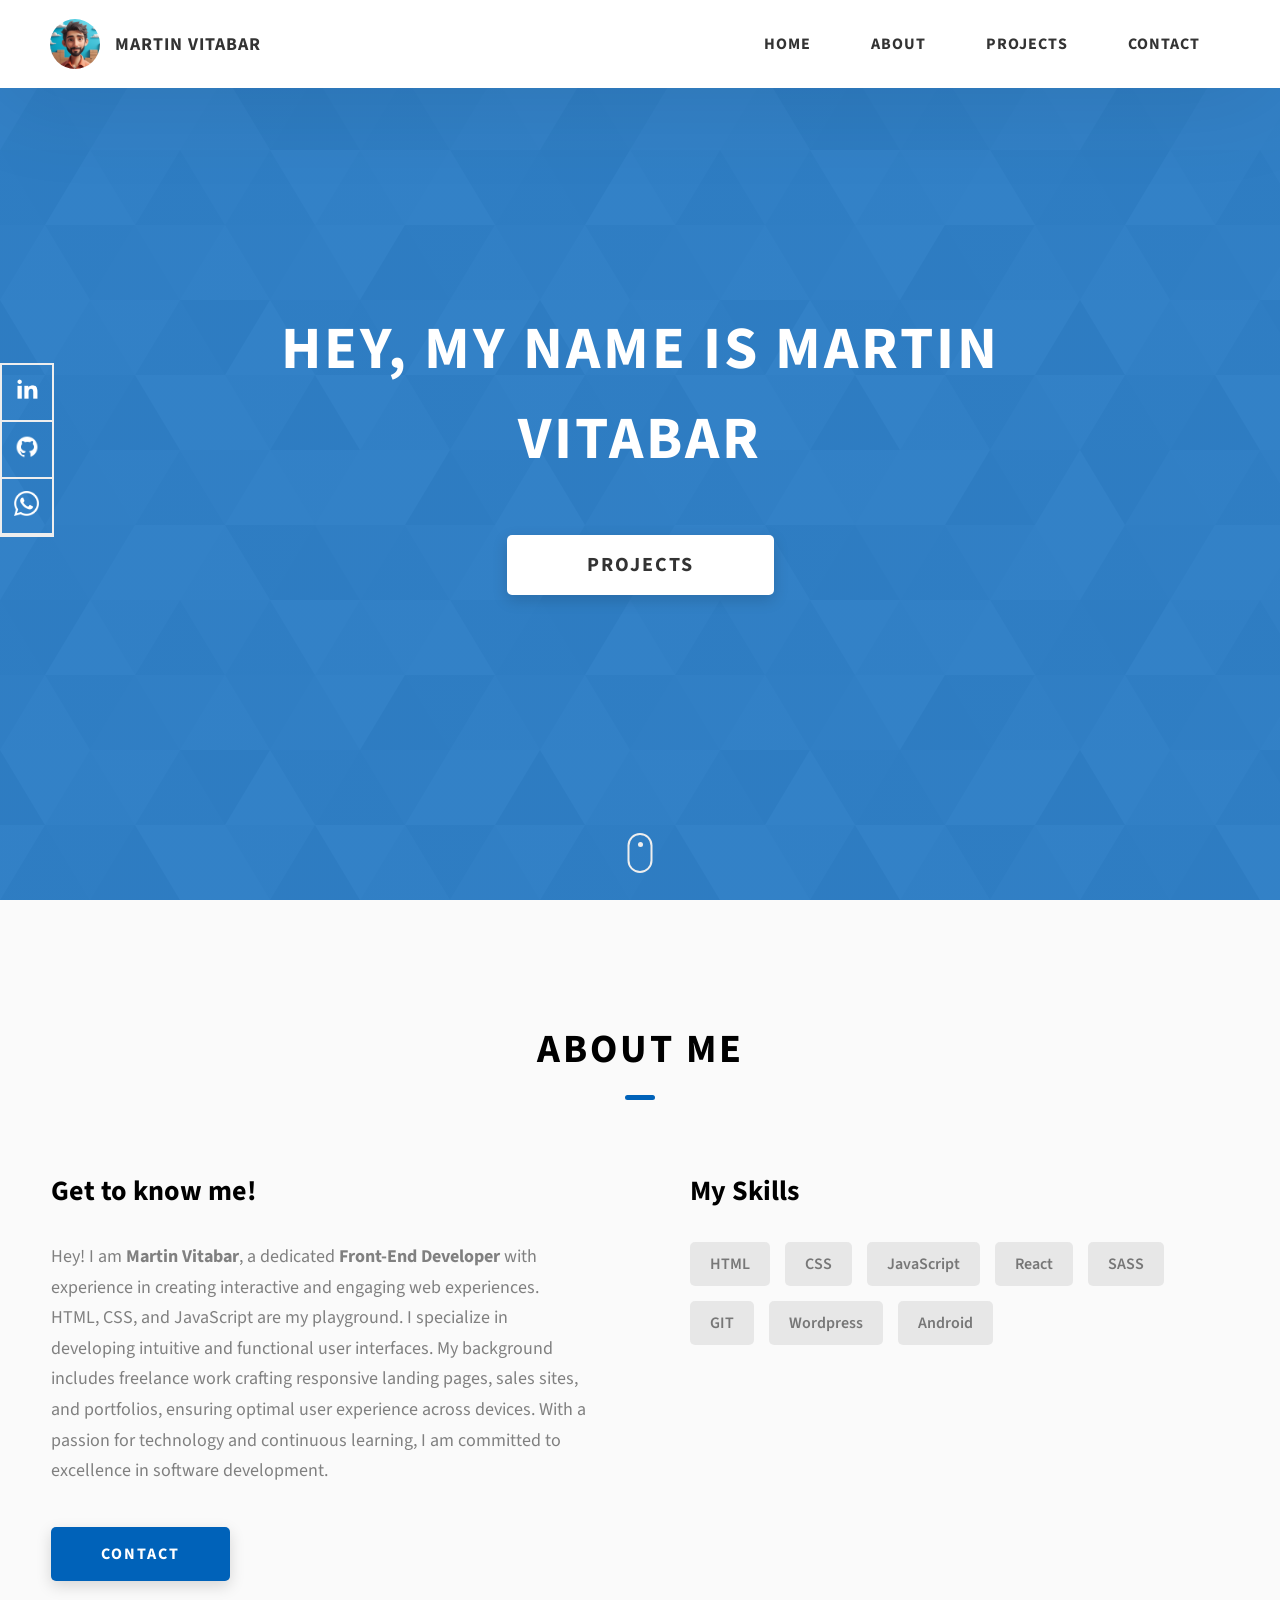
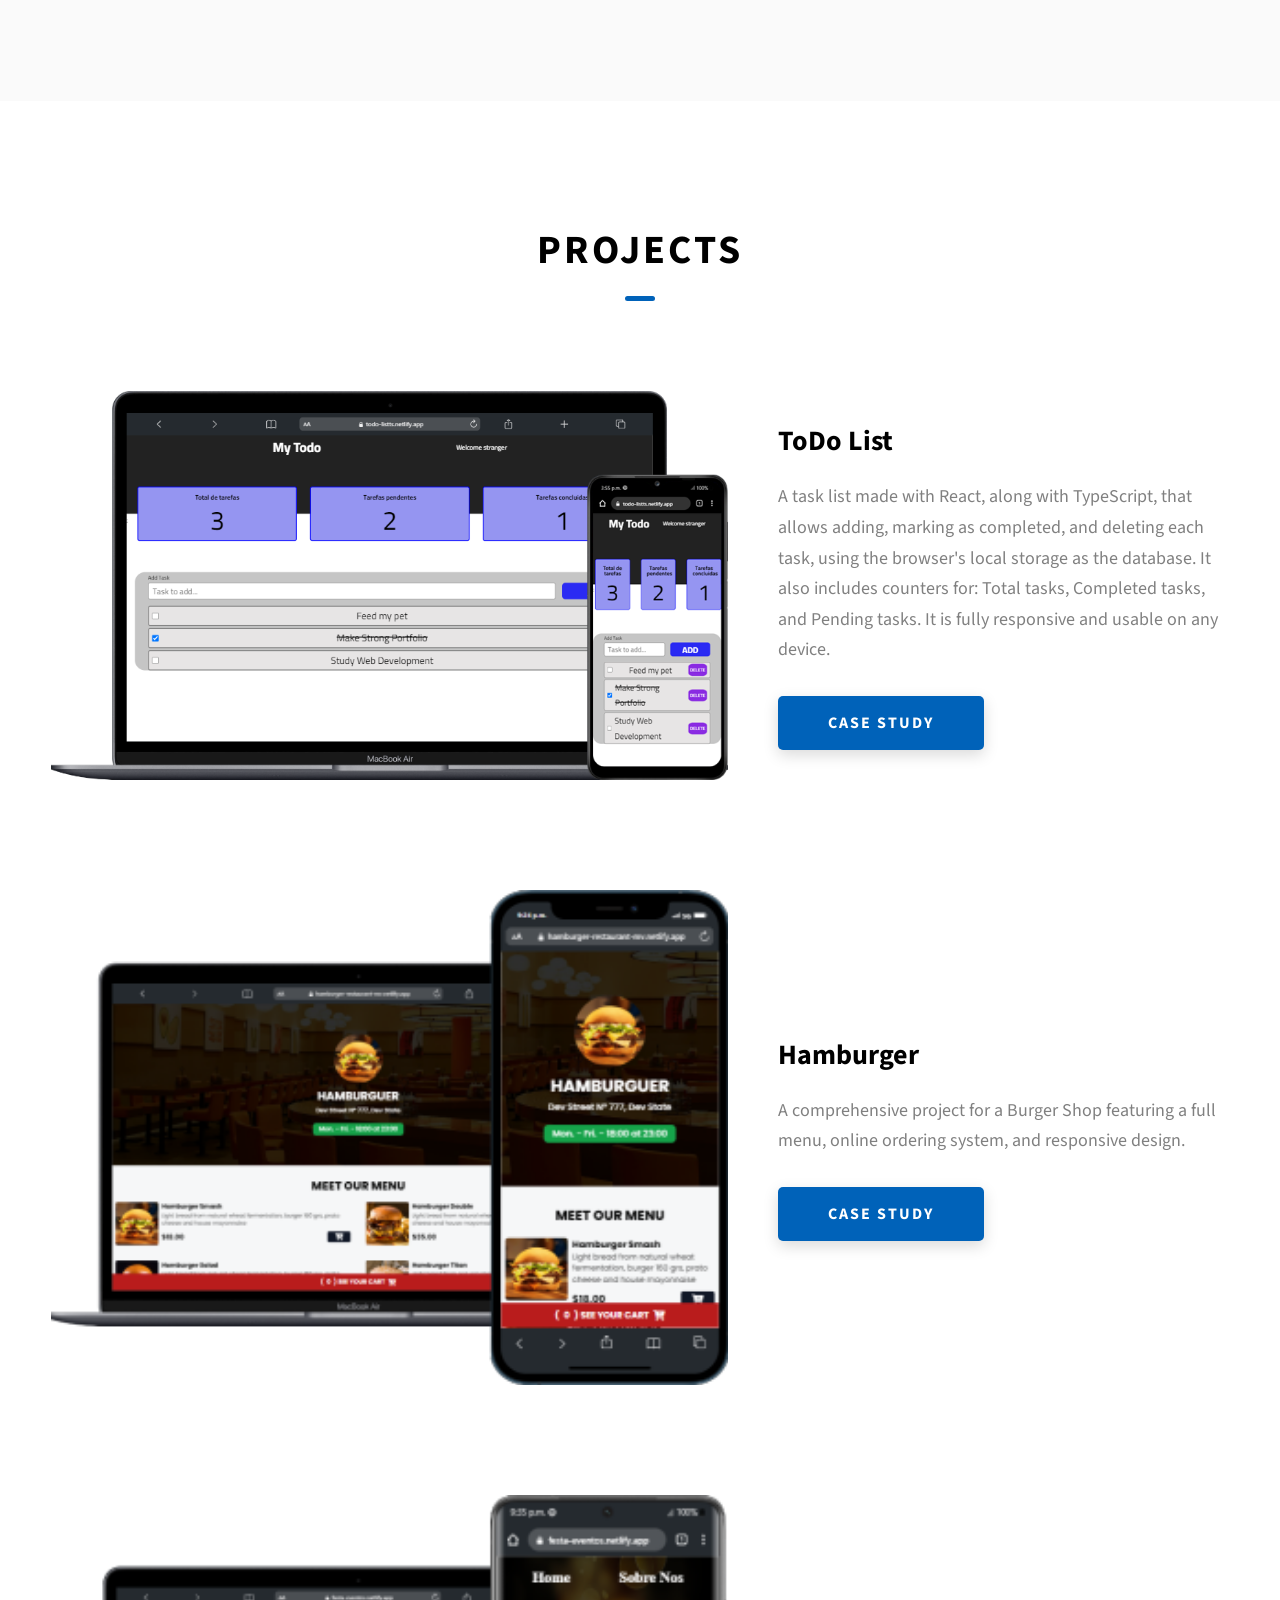
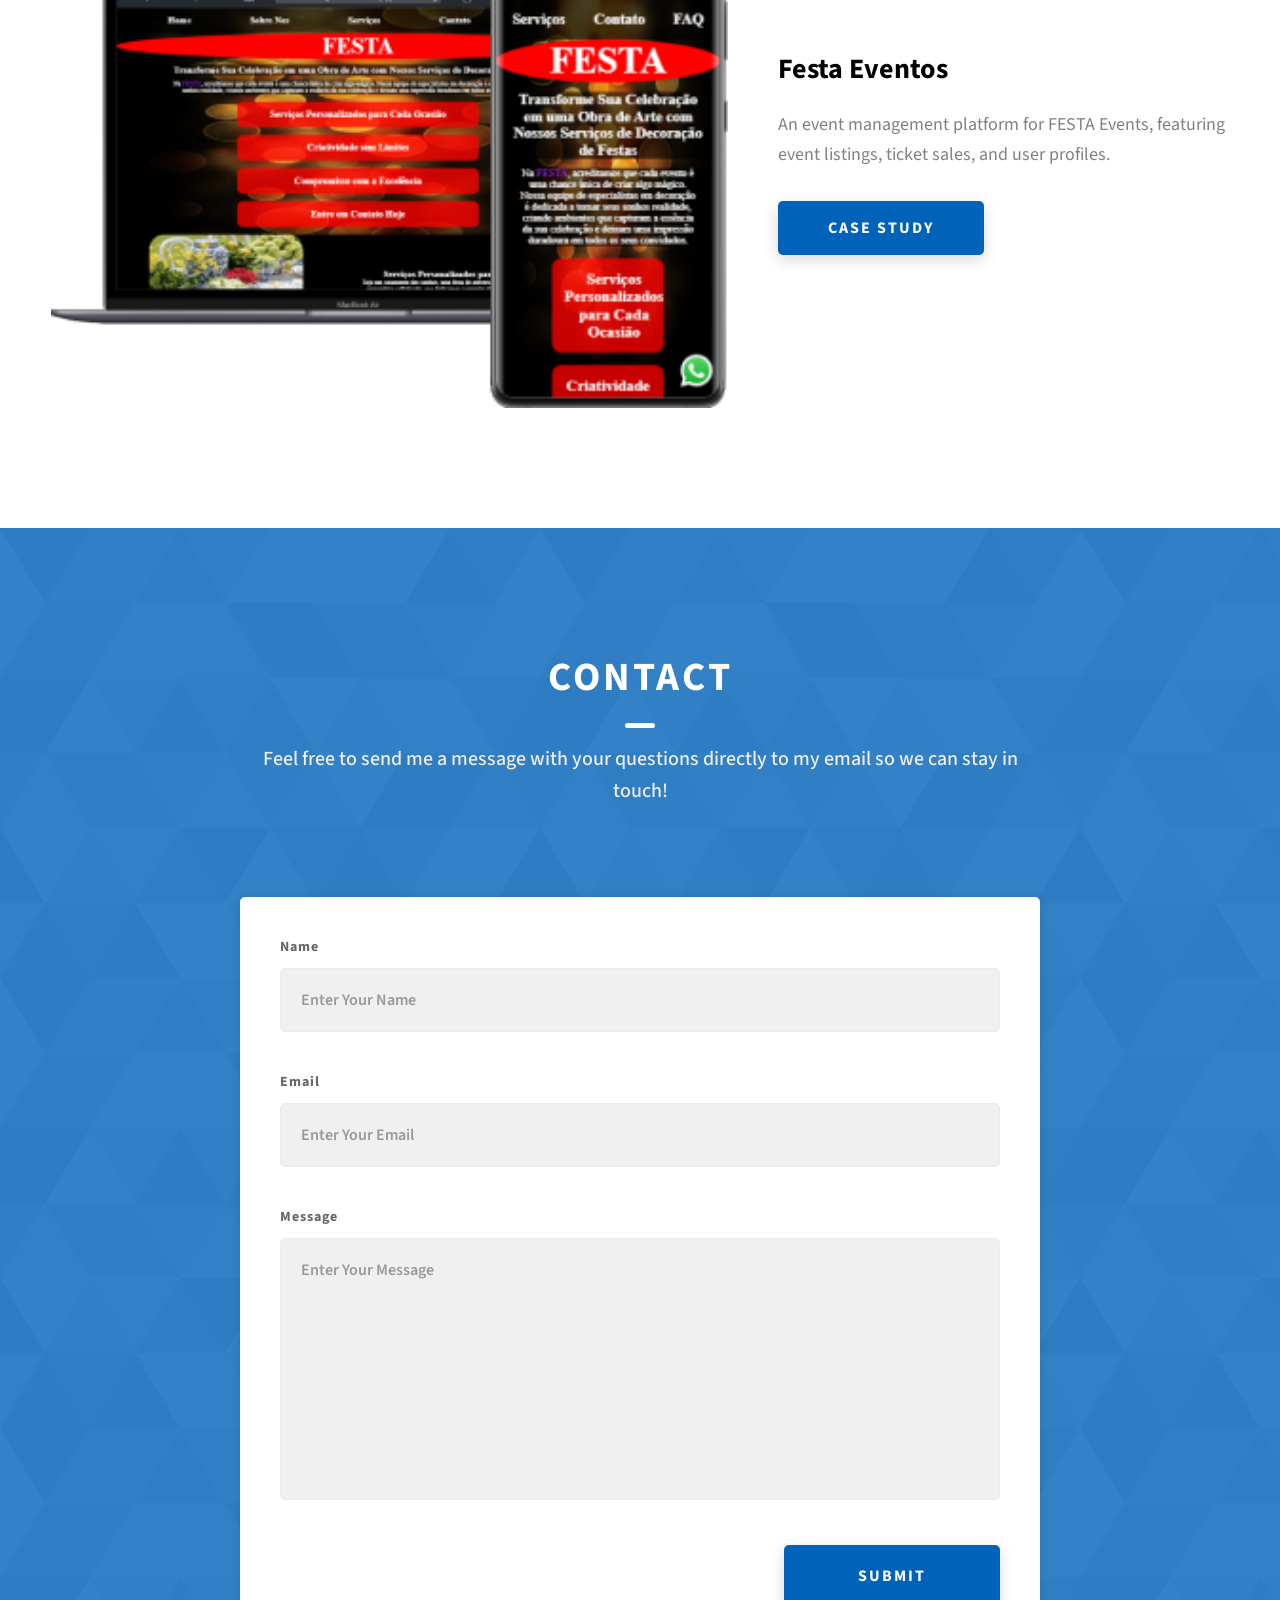
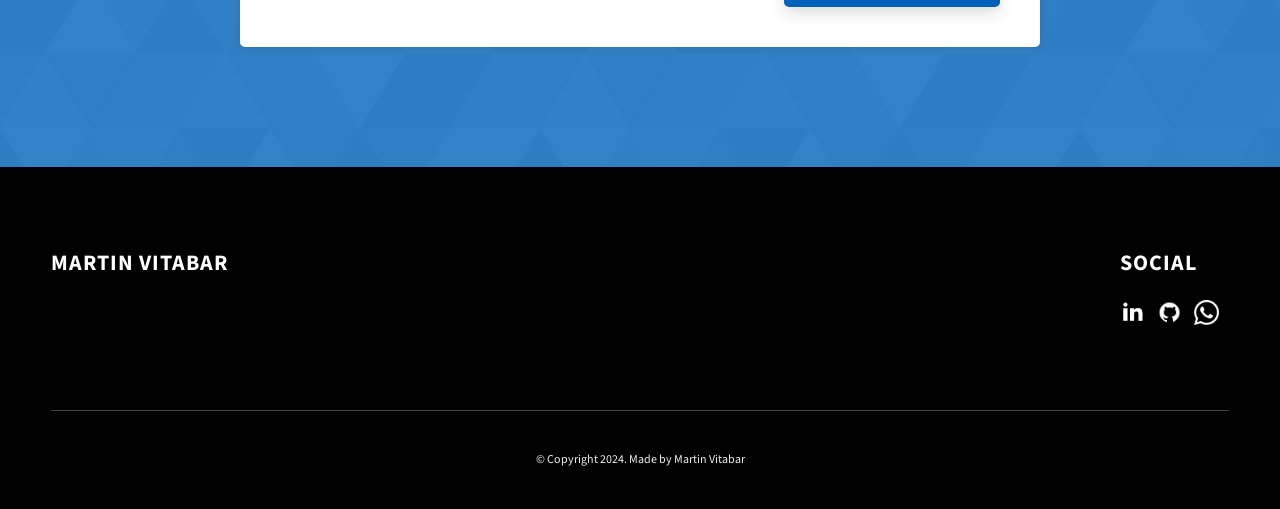
<file: index.html>
<!DOCTYPE html>
<html lang="en">
  <head>
    <meta charset="UTF-8" />
    <meta name="viewport" content="width=device-width, initial-scale=1.0" />
    <meta http-equiv="X-UA-Compatible" content="ie=edge" />
    <title>MyPortfolio</title>
    <meta name="description" content="My personal portfolio" />

    <link rel="stylesheet" href="css/style.css" />

    <link rel="preconnect" href="https://fonts.googleapis.com" />
    <link rel="preconnect" href="https://fonts.gstatic.com" crossorigin />
    <link
      href="https://fonts.googleapis.com/css2?family=Source+Sans+Pro:wght@400;600;700;900&display=swap"
      rel="stylesheet"
    />
  </head>
  <body>
    <header class="header">
      <div class="header__content">
        <div class="header__logo-container">
          <div class="header__logo-img-cont">
            <img
              src="./assets/jpeg/dev.jpg"
              alt="Ram Maheshwari Logo Image"
              class="header__logo-img"
            />
          </div>
          <span class="header__logo-sub">Martin Vitabar</span>
        </div>
        <div class="header__main">
          <ul class="header__links">
            <li class="header__link-wrapper">
              <a href="./index.html" class="header__link"> Home </a>
            </li>
            <li class="header__link-wrapper">
              <a href="./index.html#about" class="header__link">About </a>
            </li>
            <li class="header__link-wrapper">
              <a href="./index.html#projects" class="header__link">
                Projects
              </a>
            </li>
            <li class="header__link-wrapper">
              <a href="./index.html#contact" class="header__link"> Contact </a>
            </li>
          </ul>
          <div class="header__main-ham-menu-cont">
            <img
              src="./assets/svg/ham-menu.svg"
              alt="hamburger menu"
              class="header__main-ham-menu"
            />
            <img
              src="./assets/svg/ham-menu-close.svg"
              alt="hamburger menu close"
              class="header__main-ham-menu-close d-none"
            />
          </div>
        </div>
      </div>
      <div class="header__sm-menu">
        <div class="header__sm-menu-content">
          <ul class="header__sm-menu-links">
            <li class="header__sm-menu-link">
              <a href="./index.html"> Home </a>
            </li>

            <li class="header__sm-menu-link">
              <a href="./index.html#about"> About </a>
            </li>

            <li class="header__sm-menu-link">
              <a href="./index.html#projects"> Projects </a>
            </li>

            <li class="header__sm-menu-link">
              <a href="./index.html#contact"> Contact </a>
            </li>
          </ul>
        </div>
      </div>
    </header>
    <section class="home-hero">
      <div class="home-hero__content">
        <h1 class="heading-primary">Hey, My name is Martin Vitabar</h1>
        <div class="home-hero__info"></div>
        <div class="home-hero__cta">
          <a href="./#projects" class="btn btn--bg">Projects</a>
        </div>
      </div>
      <div class="home-hero__socials">
        <div class="home-hero__social">
          <a
            href="https://www.linkedin.com/in/martin-vitabar/"
            target="_blank"
            class="home-hero__social-icon-link"
          >
            <img
              src="./assets/png/linkedin-ico.png"
              alt="icon"
              class="home-hero__social-icon"
            />
          </a>
        </div>
        <div class="home-hero__social">
          <a
            href="https://github.com/MVitabar"
            target="_blank"
            class="home-hero__social-icon-link"
          >
            <img
              src="./assets/png/github-ico.png"
              alt="icon"
              class="home-hero__social-icon"
            />
          </a>
        </div>
        <div class="home-hero__social">
          <a
            href="https://wa.me/5553999202033"
            target="_blank"
            class="home-hero__social-icon-link"
          >
            <img
              class="main-footer__icon"
              src="./assets/png/whatsapp.png"
              alt="icon"
            />
          </a>
        </div>
      </div>
      <div class="home-hero__mouse-scroll-cont">
        <div class="mouse"></div>
      </div>
    </section>
    <section id="about" class="about sec-pad">
      <div class="main-container">
        <h2 class="heading heading-sec heading-sec__mb-med">
          <span class="heading-sec__main">About Me</span>
        </h2>
        <div class="about__content">
          <div class="about__content-main">
            <h3 class="about__content-title">Get to know me!</h3>
            <div class="about__content-details">
              <p class="about__content-details-para">
                Hey! I am <strong>Martin Vitabar</strong>, a dedicated
                <strong>Front-End Developer</strong> with experience in creating
                interactive and engaging web experiences. HTML, CSS, and
                JavaScript are my playground. I specialize in developing
                intuitive and functional user interfaces. My background includes
                freelance work crafting responsive landing pages, sales sites,
                and portfolios, ensuring optimal user experience across devices.
                With a passion for technology and continuous learning, I am
                committed to excellence in software development.
              </p>
            </div>
            <a href="./#contact" class="btn btn--med btn--theme dynamicBgClr"
              >Contact</a
            >
          </div>
          <div class="about__content-skills">
            <h3 class="about__content-title">My Skills</h3>
            <div class="skills">
              <div class="skills__skill">HTML</div>
              <div class="skills__skill">CSS</div>
              <div class="skills__skill">JavaScript</div>
              <div class="skills__skill">React</div>
              <div class="skills__skill">SASS</div>
              <div class="skills__skill">GIT</div>
              <div class="skills__skill">Wordpress</div>
              <div class="skills__skill">Android</div>
            </div>
          </div>
        </div>
      </div>
    </section>
    <section id="projects" class="projects sec-pad">
      <div class="main-container">
        <h2 class="heading heading-sec heading-sec__mb-bg">
          <span class="heading-sec__main">Projects</span>
        </h2>

        <div class="projects__content">
          <div class="projects__row">
            <div class="projects__row-img-cont">
              <img
                src="./assets/png/Macbook-Air-todo-listts.netlify.png"
                alt="Software Screenshot"
                class="projects__row-img"
                loading="lazy"
              />
            </div>
            <div class="projects__row-content">
              <h3 class="projects__row-content-title">ToDo List</h3>
              <p class="projects__row-content-desc">
                A task list made with React, along with TypeScript, that allows
                adding, marking as completed, and deleting each task, using the
                browser's local storage as the database. It also includes
                counters for: Total tasks, Completed tasks, and Pending tasks.
                It is fully responsive and usable on any device.
              </p>
              <a
                href="./project-1.html"
                class="btn btn--med btn--theme dynamicBgClr"
                target="_blank"
                >Case Study</a
              >
            </div>
          </div>
          <div class="projects__row">
            <div class="projects__row-img-cont">
              <img
                src="./assets/png/mock1.png"
                alt="Software Screenshot"
                class="projects__row-img"
                loading="lazy"
              />
            </div>
            <div class="projects__row-content">
              <h3 class="projects__row-content-title">Hamburger</h3>
              <p class="projects__row-content-desc">
                A comprehensive project for a Burger Shop featuring a full menu,
                online ordering system, and responsive design.
              </p>
              <a
                href="./project-2.html"
                class="btn btn--med btn--theme dynamicBgClr"
                target="_blank"
                >Case Study</a
              >
            </div>
          </div>
          <div class="projects__row">
            <div class="projects__row-img-cont">
              <img
                src="./assets/png/mock3.png"
                alt="Software Screenshot"
                class="projects__row-img"
                loading="lazy"
              />
            </div>
            <div class="projects__row-content">
              <h3 class="projects__row-content-title">Festa Eventos</h3>
              <p class="projects__row-content-desc">
                An event management platform for FESTA Events, featuring event
                listings, ticket sales, and user profiles.
              </p>
              <a
                href="./project-3.html"
                class="btn btn--med btn--theme dynamicBgClr"
                target="_blank"
                >Case Study</a
              >
            </div>
          </div>
        </div>
      </div>
    </section>
    <section id="contact" class="contact sec-pad dynamicBg">
      <div class="main-container">
        <h2 class="heading heading-sec heading-sec__mb-med">
          <span class="heading-sec__main heading-sec__main--lt">Contact</span>
          <span class="heading-sec__sub heading-sec__sub--lt">
            Feel free to send me a message with your questions directly to my
            email so we can stay in touch!
          </span>
        </h2>
        <div class="contact__form-container">
          <form action="#" class="contact__form" id="whatsappForm">
            <div class="contact__form-field">
              <label class="contact__form-label" for="name">Name</label>
              <input
                required
                placeholder="Enter Your Name"
                type="text"
                class="contact__form-input"
                name="name"
                id="name"
              />
            </div>
            <div class="contact__form-field">
              <label class="contact__form-label" for="email">Email</label>
              <input
                required
                placeholder="Enter Your Email"
                type="email"
                class="contact__form-input"
                name="email"
                id="email"
              />
            </div>
            <div class="contact__form-field">
              <label class="contact__form-label" for="message">Message</label>
              <textarea
                required
                cols="30"
                rows="10"
                class="contact__form-input"
                placeholder="Enter Your Message"
                name="message"
                id="message"
              ></textarea>
            </div>
            <button type="submit" class="btn btn--theme contact__btn">
              Submit
            </button>
          </form>

          <script>
            document
              .getElementById("whatsappForm")
              .addEventListener("submit", function (event) {
                event.preventDefault(); // Prevent the form from submitting in the traditional way

                // Get the values from the form
                const name = document.getElementById("name").value;
                const email = document.getElementById("email").value;
                const message = document.getElementById("message").value;

                // Construct the WhatsApp message URL
                const whatsappNumber = "5553999202033"; // Replace with your WhatsApp number
                const whatsappURL = `https://api.whatsapp.com/send?phone=${whatsappNumber}&text=Name:%20${encodeURIComponent(
                  name
                )}%0AEmail:%20${encodeURIComponent(
                  email
                )}%0AMessage:%20${encodeURIComponent(message)}`;

                // Redirect to the WhatsApp URL
                window.open(whatsappURL, "_blank");
              });
          </script>
        </div>
      </div>
    </section>
    <footer class="main-footer">
      <div class="main-container">
        <div class="main-footer__upper">
          <div class="main-footer__row main-footer__row-1">
            <h2 class="heading heading-sm main-footer__heading-sm">
              <span>Social</span>
            </h2>
            <div class="main-footer__social-cont">
              <a
                target="_blank"
                rel="noreferrer"
                href="https://www.linkedin.com/in/martin-vitabar/"
              >
                <img
                  class="main-footer__icon"
                  src="./assets/png/linkedin-ico.png"
                  alt="icon"
                />
              </a>
              <a
                target="_blank"
                rel="noreferrer"
                href="https://github.com/MVitabar"
              >
                <img
                  class="main-footer__icon"
                  src="./assets/png/github-ico.png"
                  alt="icon"
                />
              </a>
              <a
                rel="noreferrer"
                href="https://wa.me/5553999202033"
                target="_blank"
              >
                <img
                  class="main-footer__icon"
                  src="./assets/png/whatsapp.png"
                  alt="icon"
                />
              </a>
            </div>
          </div>
          <div class="main-footer__row main-footer__row-2">
            <h4 class="heading heading-sm text-lt">Martin Vitabar</h4>
          </div>
        </div>

        <div class="main-footer__lower">
          &copy; Copyright 2024. Made by Martin Vitabar
        </div>
      </div>
    </footer>

    <script src="./index.js"></script>
  </body>
</html>
</file>
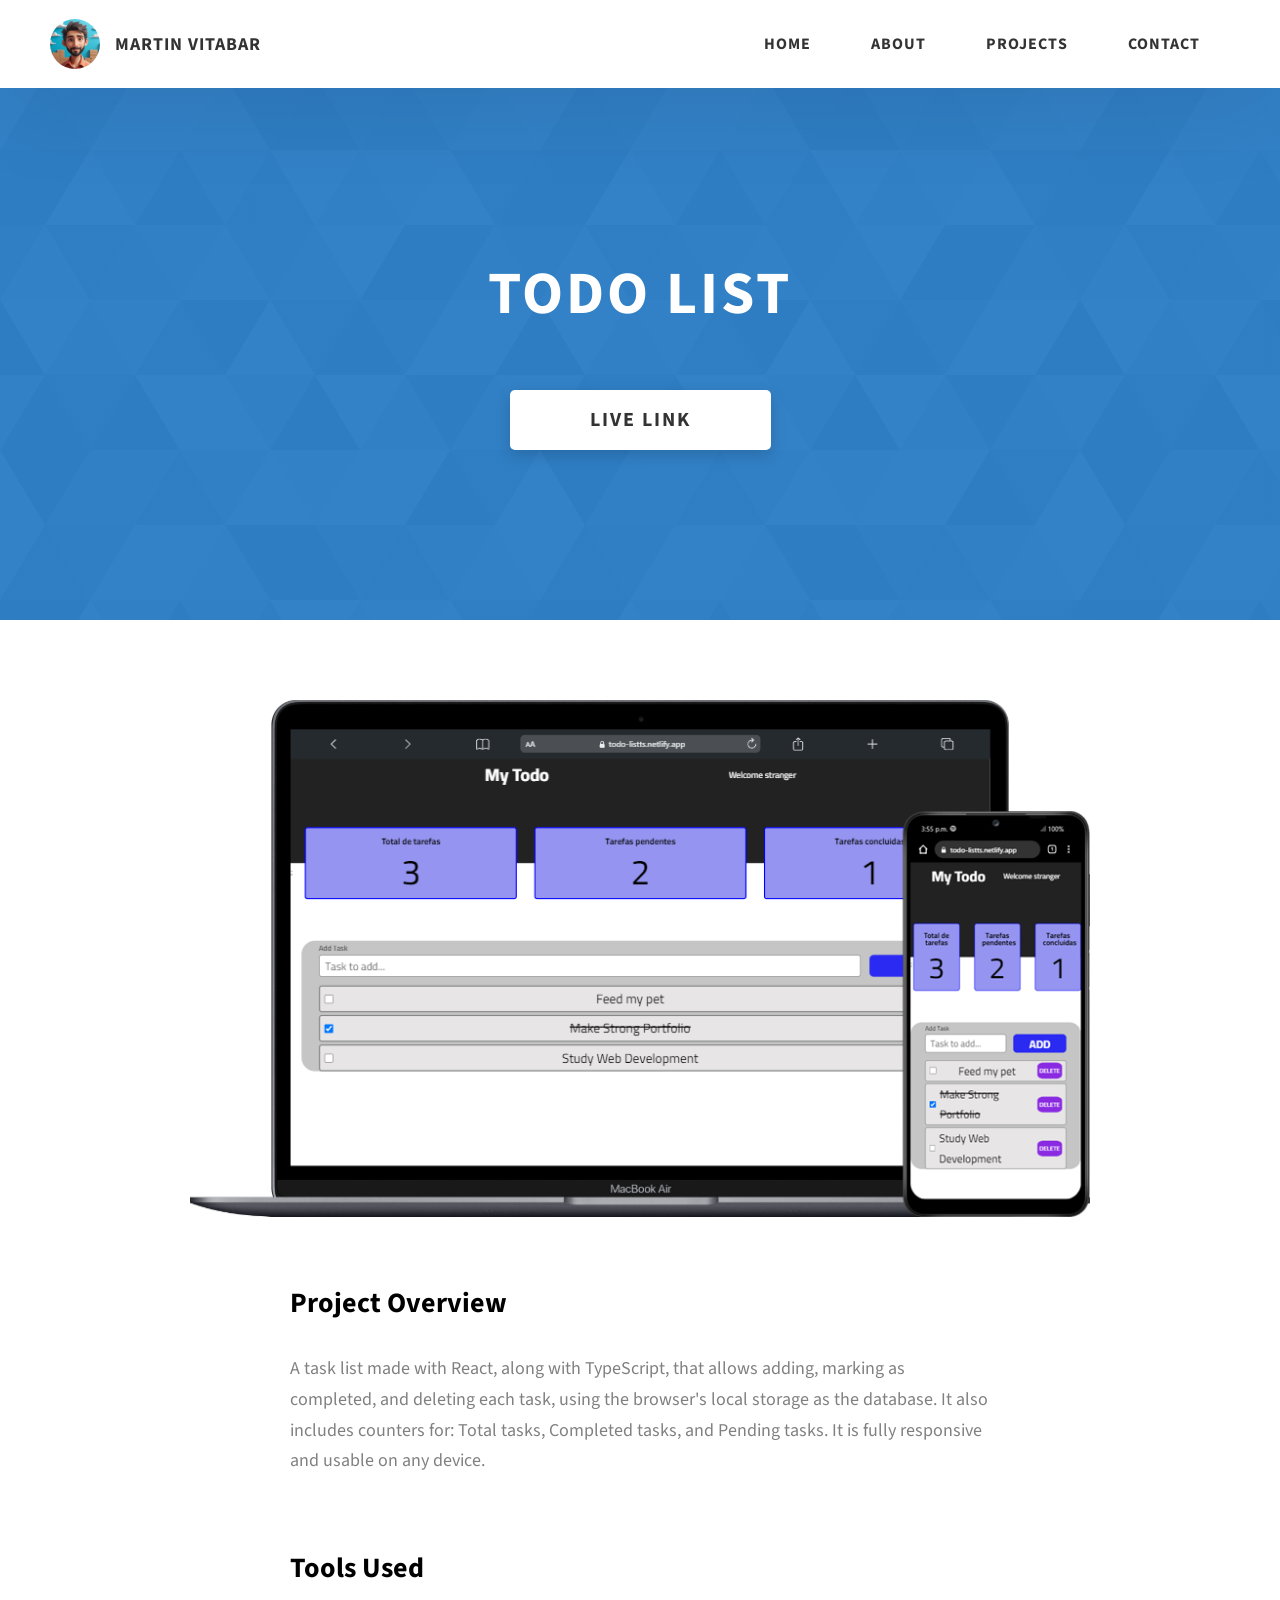
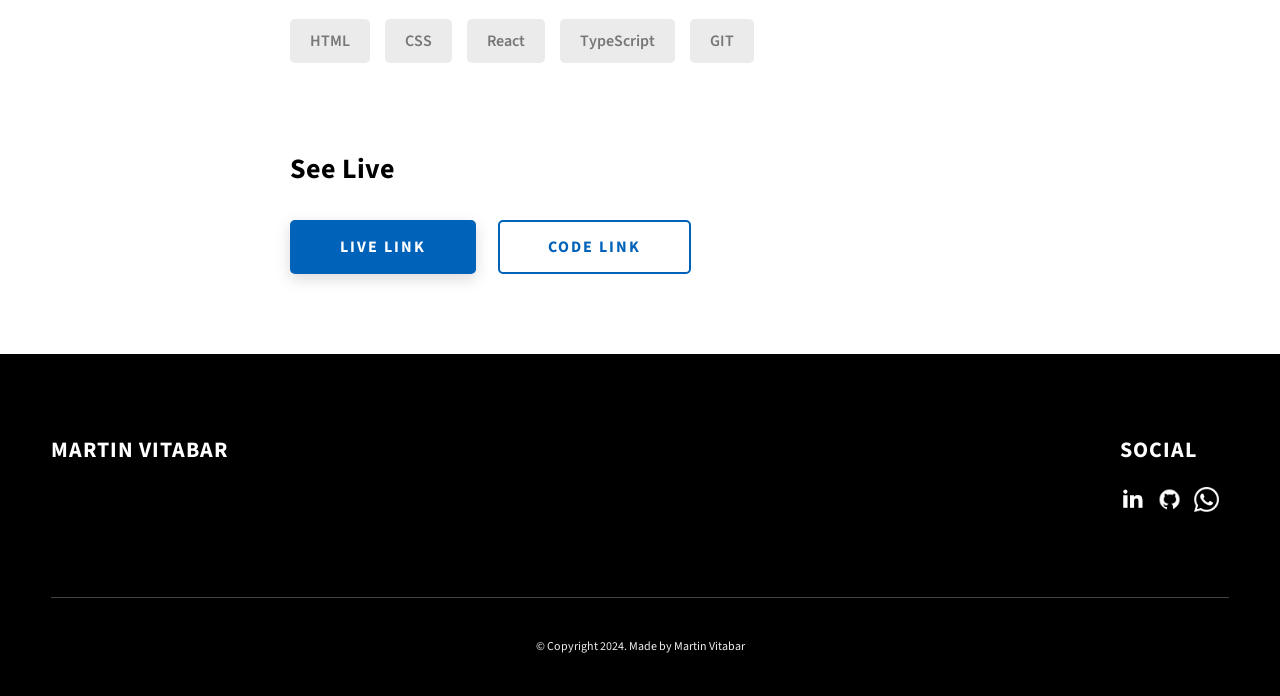
<file: project-1.html>
<!DOCTYPE html>
<html lang="en">
  <head>
    <meta charset="UTF-8" />
    <meta name="viewport" content="width=device-width, initial-scale=1.0" />
    <meta http-equiv="X-UA-Compatible" content="ie=edge" />
    <title>Case Study of Project 1</title>
    <meta name="description" content="Case study page of Project" />

    <link rel="stylesheet" href="css/style.css" />

    <link rel="preconnect" href="https://fonts.googleapis.com" />
    <link rel="preconnect" href="https://fonts.gstatic.com" crossorigin />
    <link
      href="https://fonts.googleapis.com/css2?family=Source+Sans+Pro:wght@400;600;700;900&display=swap"
      rel="stylesheet"
    />
  </head>
  <body>
    <header class="header">
      <div class="header__content">
        <div class="header__logo-container">
          <div class="header__logo-img-cont">
            <img
              src="./assets/jpeg/dev.jpg"
              alt="Martin Logo Image"
              class="header__logo-img"
            />
          </div>
          <span class="header__logo-sub">Martin Vitabar</span>
        </div>
        <div class="header__main">
          <ul class="header__links">
            <li class="header__link-wrapper">
              <a href="./index.html" class="header__link"> Home </a>
            </li>
            <li class="header__link-wrapper">
              <a href="./index.html#about" class="header__link">About </a>
            </li>
            <li class="header__link-wrapper">
              <a href="./index.html#projects" class="header__link">
                Projects
              </a>
            </li>
            <li class="header__link-wrapper">
              <a href="./index.html#contact" class="header__link"> Contact </a>
            </li>
          </ul>
          <div class="header__main-ham-menu-cont">
            <img
              src="./assets/svg/ham-menu.svg"
              alt="hamburger menu"
              class="header__main-ham-menu"
            />
            <img
              src="./assets/svg/ham-menu-close.svg"
              alt="hamburger menu close"
              class="header__main-ham-menu-close d-none"
            />
          </div>
        </div>
      </div>
      <div class="header__sm-menu">
        <div class="header__sm-menu-content">
          <ul class="header__sm-menu-links">
            <li class="header__sm-menu-link">
              <a href="./index.html"> Home </a>
            </li>

            <li class="header__sm-menu-link">
              <a href="./index.html#about"> About </a>
            </li>

            <li class="header__sm-menu-link">
              <a href="./index.html#projects"> Projects </a>
            </li>

            <li class="header__sm-menu-link">
              <a href="./index.html#contact"> Contact </a>
            </li>
          </ul>
        </div>
      </div>
    </header>
    <section class="project-cs-hero">
      <div class="project-cs-hero__content">
        <h1 class="heading-primary">ToDo List</h1>

        <div class="project-cs-hero__cta">
          <a
            href="https://todo-listts.netlify.app/"
            class="btn btn--bg"
            target="_blank"
            >Live Link</a
          >
        </div>
      </div>
    </section>
    <section class="project-details">
      <div class="main-container">
        <div class="project-details__content">
          <div class="project-details__showcase-img-cont">
            <img
              src="./assets/png/Macbook-Air-todo-listts.netlify.png"
              alt="Project Image"
              class="project-details__showcase-img"
            />
          </div>
          <div class="project-details__content-main">
            <div class="project-details__desc">
              <h3 class="project-details__content-title">Project Overview</h3>
              <p class="project-details__desc-para">
                A task list made with React, along with TypeScript, that allows
                adding, marking as completed, and deleting each task, using the
                browser's local storage as the database. It also includes
                counters for: Total tasks, Completed tasks, and Pending tasks.
                It is fully responsive and usable on any device.
              </p>
            </div>
            <div class="project-details__tools-used">
              <h3 class="project-details__content-title">Tools Used</h3>
              <div class="skills">
                <div class="skills__skill">HTML</div>
                <div class="skills__skill">CSS</div>
                <div class="skills__skill">React</div>
                <div class="skills__skill">TypeScript</div>
                <div class="skills__skill">GIT</div>
              </div>
            </div>
            <div class="project-details__links">
              <h3 class="project-details__content-title">See Live</h3>
              <a
                href="https://todo-listts.netlify.app/"
                class="btn btn--med btn--theme project-details__links-btn"
                target="_blank"
                >Live Link</a
              >
              <a
                href="https://github.com/MVitabar/todo-list"
                class="btn btn--med btn--theme-inv project-details__links-btn"
                target="_blank"
                >Code Link</a
              >
            </div>
          </div>
        </div>
      </div>
    </section>
    <footer class="main-footer">
      <div class="main-container">
        <div class="main-footer__upper">
          <div class="main-footer__row main-footer__row-1">
            <h2 class="heading heading-sm main-footer__heading-sm">
              <span>Social</span>
            </h2>
            <div class="main-footer__social-cont">
              <a
                target="_blank"
                rel="noreferrer"
                href="https://www.linkedin.com/in/martin-vitabar/"
              >
                <img
                  class="main-footer__icon"
                  src="./assets/png/linkedin-ico.png"
                  alt="icon"
                />
              </a>
              <a
                target="_blank"
                rel="noreferrer"
                href="https://github.com/MVitabar"
              >
                <img
                  class="main-footer__icon"
                  src="./assets/png/github-ico.png"
                  alt="icon"
                />
              </a>
              <a
                rel="noreferrer"
                href="https://wa.me/5553999202033"
                target="_blank"
              >
                <img
                  class="main-footer__icon"
                  src="./assets/png/whatsapp.png"
                  alt="icon"
                />
              </a>
            </div>
          </div>
          <div class="main-footer__row main-footer__row-2">
            <h4 class="heading heading-sm text-lt">Martin Vitabar</h4>
          </div>
        </div>

        <div class="main-footer__lower">
          &copy; Copyright 2024. Made by Martin Vitabar
        </div>
      </div>
    </footer>
    <script src="./index.js"></script>
  </body>
</html>
</file>
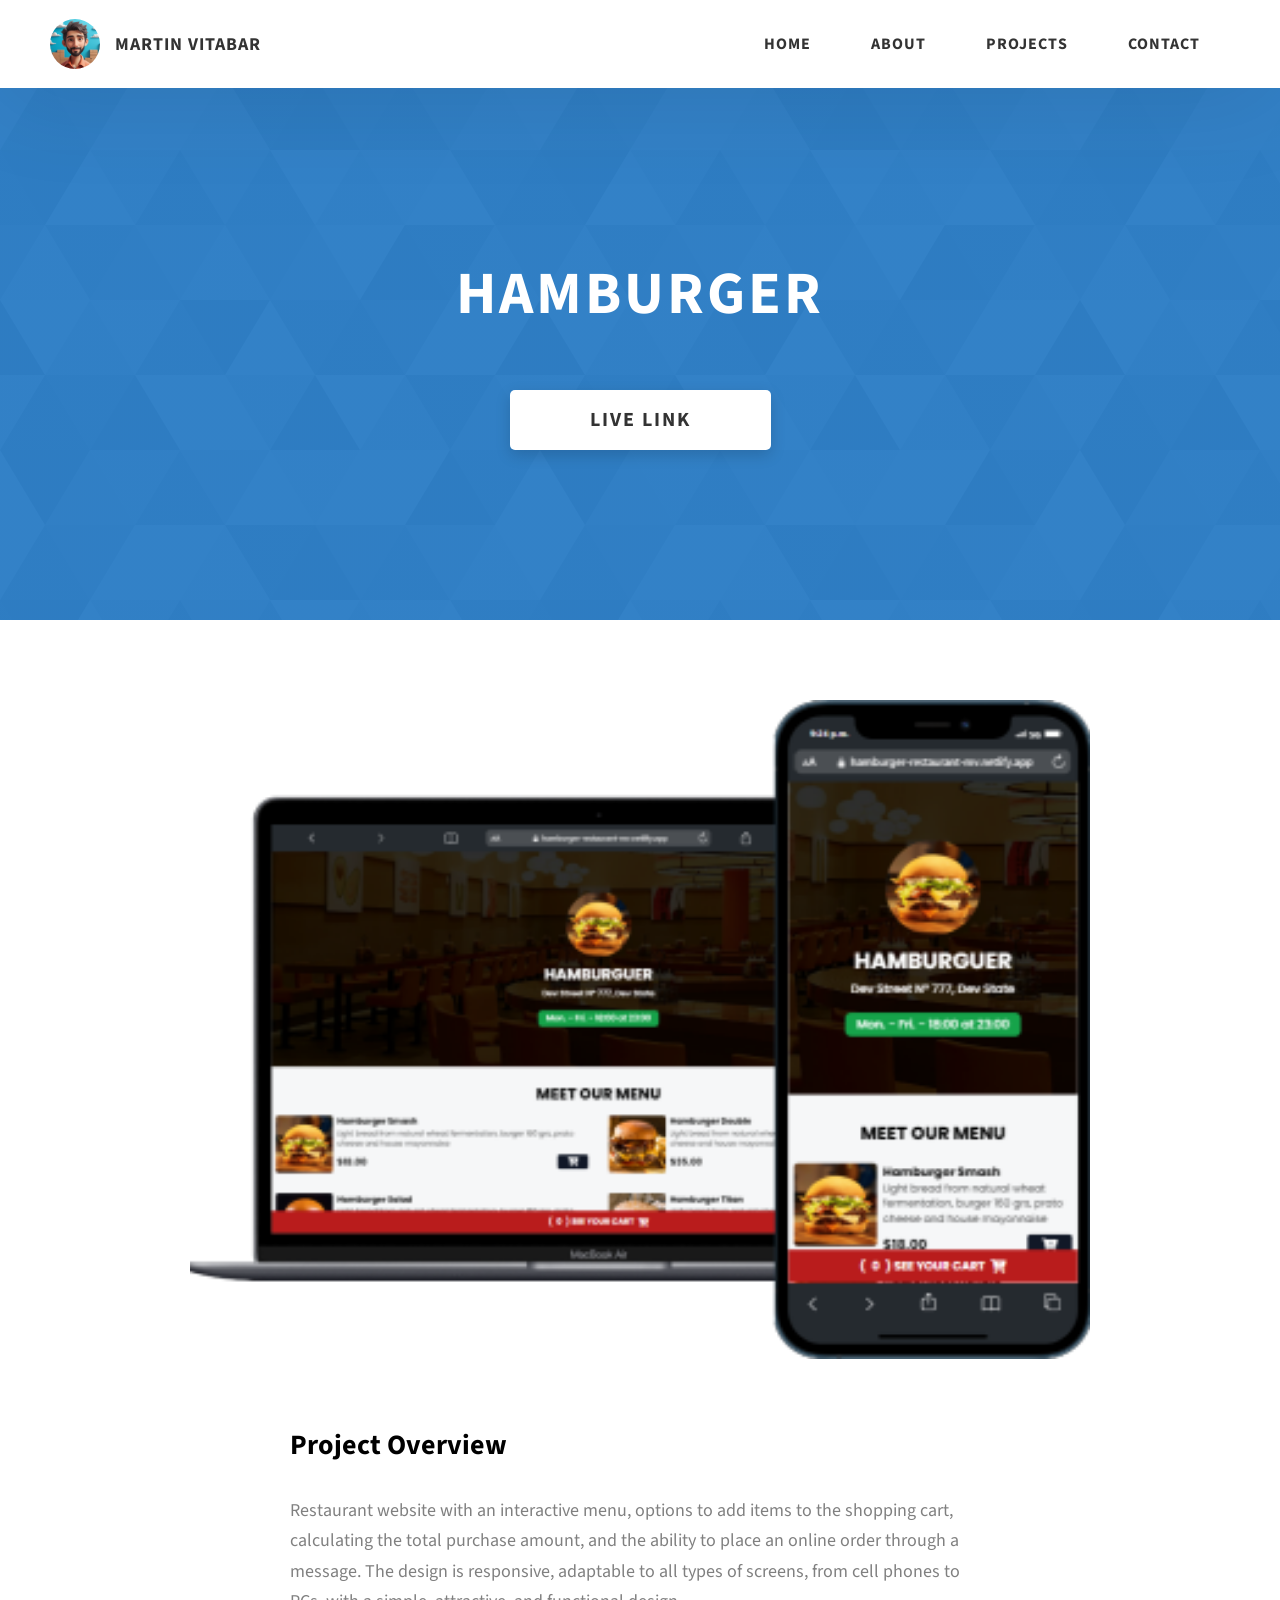
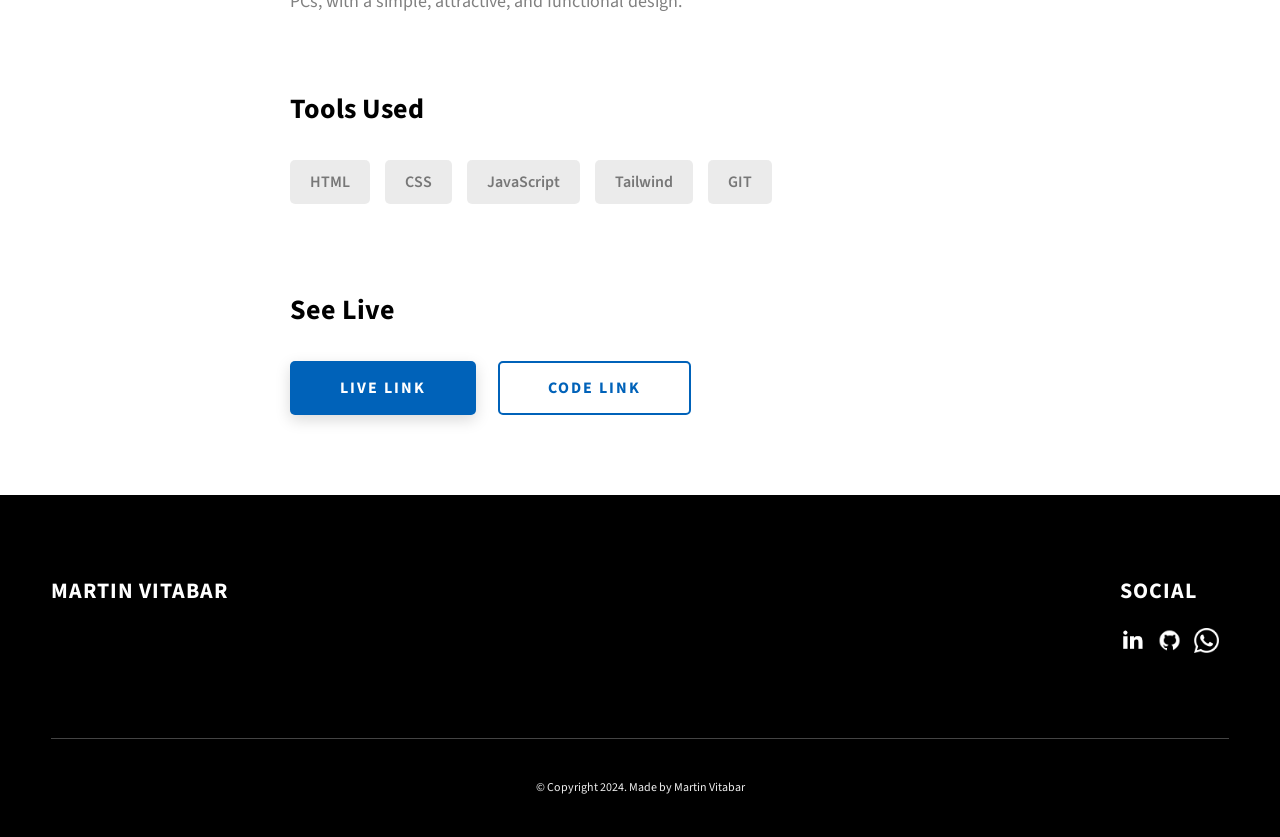
<file: project-2.html>
<!DOCTYPE html>
<html lang="en">
  <head>
    <meta charset="UTF-8" />
    <meta name="viewport" content="width=device-width, initial-scale=1.0" />
    <meta http-equiv="X-UA-Compatible" content="ie=edge" />
    <title>Case Study of Project 2</title>
    <meta name="description" content="Case study page of Project" />

    <link rel="stylesheet" href="css/style.css" />

    <link rel="preconnect" href="https://fonts.googleapis.com" />
    <link rel="preconnect" href="https://fonts.gstatic.com" crossorigin />
    <link
      href="https://fonts.googleapis.com/css2?family=Source+Sans+Pro:wght@400;600;700;900&display=swap"
      rel="stylesheet"
    />
  </head>
  <body>
    <header class="header">
      <div class="header__content">
        <div class="header__logo-container">
          <div class="header__logo-img-cont">
            <img
              src="./assets/jpeg/dev.jpg"
              alt="Martin Logo Image"
              class="header__logo-img"
            />
          </div>
          <span class="header__logo-sub">Martin Vitabar</span>
        </div>
        <div class="header__main">
          <ul class="header__links">
            <li class="header__link-wrapper">
              <a href="./index.html" class="header__link"> Home </a>
            </li>
            <li class="header__link-wrapper">
              <a href="./index.html#about" class="header__link">About </a>
            </li>
            <li class="header__link-wrapper">
              <a href="./index.html#projects" class="header__link">
                Projects
              </a>
            </li>
            <li class="header__link-wrapper">
              <a href="./index.html#contact" class="header__link"> Contact </a>
            </li>
          </ul>
          <div class="header__main-ham-menu-cont">
            <img
              src="./assets/svg/ham-menu.svg"
              alt="hamburger menu"
              class="header__main-ham-menu"
            />
            <img
              src="./assets/svg/ham-menu-close.svg"
              alt="hamburger menu close"
              class="header__main-ham-menu-close d-none"
            />
          </div>
        </div>
      </div>
      <div class="header__sm-menu">
        <div class="header__sm-menu-content">
          <ul class="header__sm-menu-links">
            <li class="header__sm-menu-link">
              <a href="./index.html"> Home </a>
            </li>

            <li class="header__sm-menu-link">
              <a href="./index.html#about"> About </a>
            </li>

            <li class="header__sm-menu-link">
              <a href="./index.html#projects"> Projects </a>
            </li>

            <li class="header__sm-menu-link">
              <a href="./index.html#contact"> Contact </a>
            </li>
          </ul>
        </div>
      </div>
    </header>
    <section class="project-cs-hero">
      <div class="project-cs-hero__content">
        <h1 class="heading-primary">Hamburger</h1>

        <div class="project-cs-hero__cta">
          <a
            href="https://hamburger-restaurant-mv.netlify.app/"
            class="btn btn--bg"
            target="_blank"
            >Live Link</a
          >
        </div>
      </div>
    </section>
    <section class="project-details">
      <div class="main-container">
        <div class="project-details__content">
          <div class="project-details__showcase-img-cont">
            <img
              src="./assets/png/mock1.png"
              alt="Project Image"
              class="project-details__showcase-img"
            />
          </div>
          <div class="project-details__content-main">
            <div class="project-details__desc">
              <h3 class="project-details__content-title">Project Overview</h3>
              <p class="project-details__desc-para">
                Restaurant website with an interactive menu, options to add
                items to the shopping cart, calculating the total purchase
                amount, and the ability to place an online order through a
                message. The design is responsive, adaptable to all types of
                screens, from cell phones to PCs, with a simple, attractive, and
                functional design.
              </p>
            </div>
            <div class="project-details__tools-used">
              <h3 class="project-details__content-title">Tools Used</h3>
              <div class="skills">
                <div class="skills__skill">HTML</div>
                <div class="skills__skill">CSS</div>
                <div class="skills__skill">JavaScript</div>
                <div class="skills__skill">Tailwind</div>
                <div class="skills__skill">GIT</div>
              </div>
            </div>
            <div class="project-details__links">
              <h3 class="project-details__content-title">See Live</h3>
              <a
                href="https://hamburger-restaurant-mv.netlify.app/"
                class="btn btn--med btn--theme project-details__links-btn"
                target="_blank"
                >Live Link</a
              >
              <a
                href="https://github.com/MVitabar/HAMBURGUER-WEB"
                class="btn btn--med btn--theme-inv project-details__links-btn"
                target="_blank"
                >Code Link</a
              >
            </div>
          </div>
        </div>
      </div>
    </section>
    <footer class="main-footer">
      <div class="main-container">
        <div class="main-footer__upper">
          <div class="main-footer__row main-footer__row-1">
            <h2 class="heading heading-sm main-footer__heading-sm">
              <span>Social</span>
            </h2>
            <div class="main-footer__social-cont">
              <a
                target="_blank"
                rel="noreferrer"
                href="https://www.linkedin.com/in/martin-vitabar/"
              >
                <img
                  class="main-footer__icon"
                  src="./assets/png/linkedin-ico.png"
                  alt="icon"
                />
              </a>
              <a
                target="_blank"
                rel="noreferrer"
                href="https://github.com/MVitabar"
              >
                <img
                  class="main-footer__icon"
                  src="./assets/png/github-ico.png"
                  alt="icon"
                />
              </a>
              <a
                rel="noreferrer"
                href="https://wa.me/5553999202033"
                target="_blank"
              >
                <img
                  class="main-footer__icon"
                  src="./assets/png/whatsapp.png"
                  alt="icon"
                />
              </a>
            </div>
          </div>
          <div class="main-footer__row main-footer__row-2">
            <h4 class="heading heading-sm text-lt">Martin Vitabar</h4>
          </div>
        </div>

        <div class="main-footer__lower">
          &copy; Copyright 2024. Made by Martin Vitabar
        </div>
      </div>
    </footer>
    <script src="./index.js"></script>
  </body>
</html>
</file>
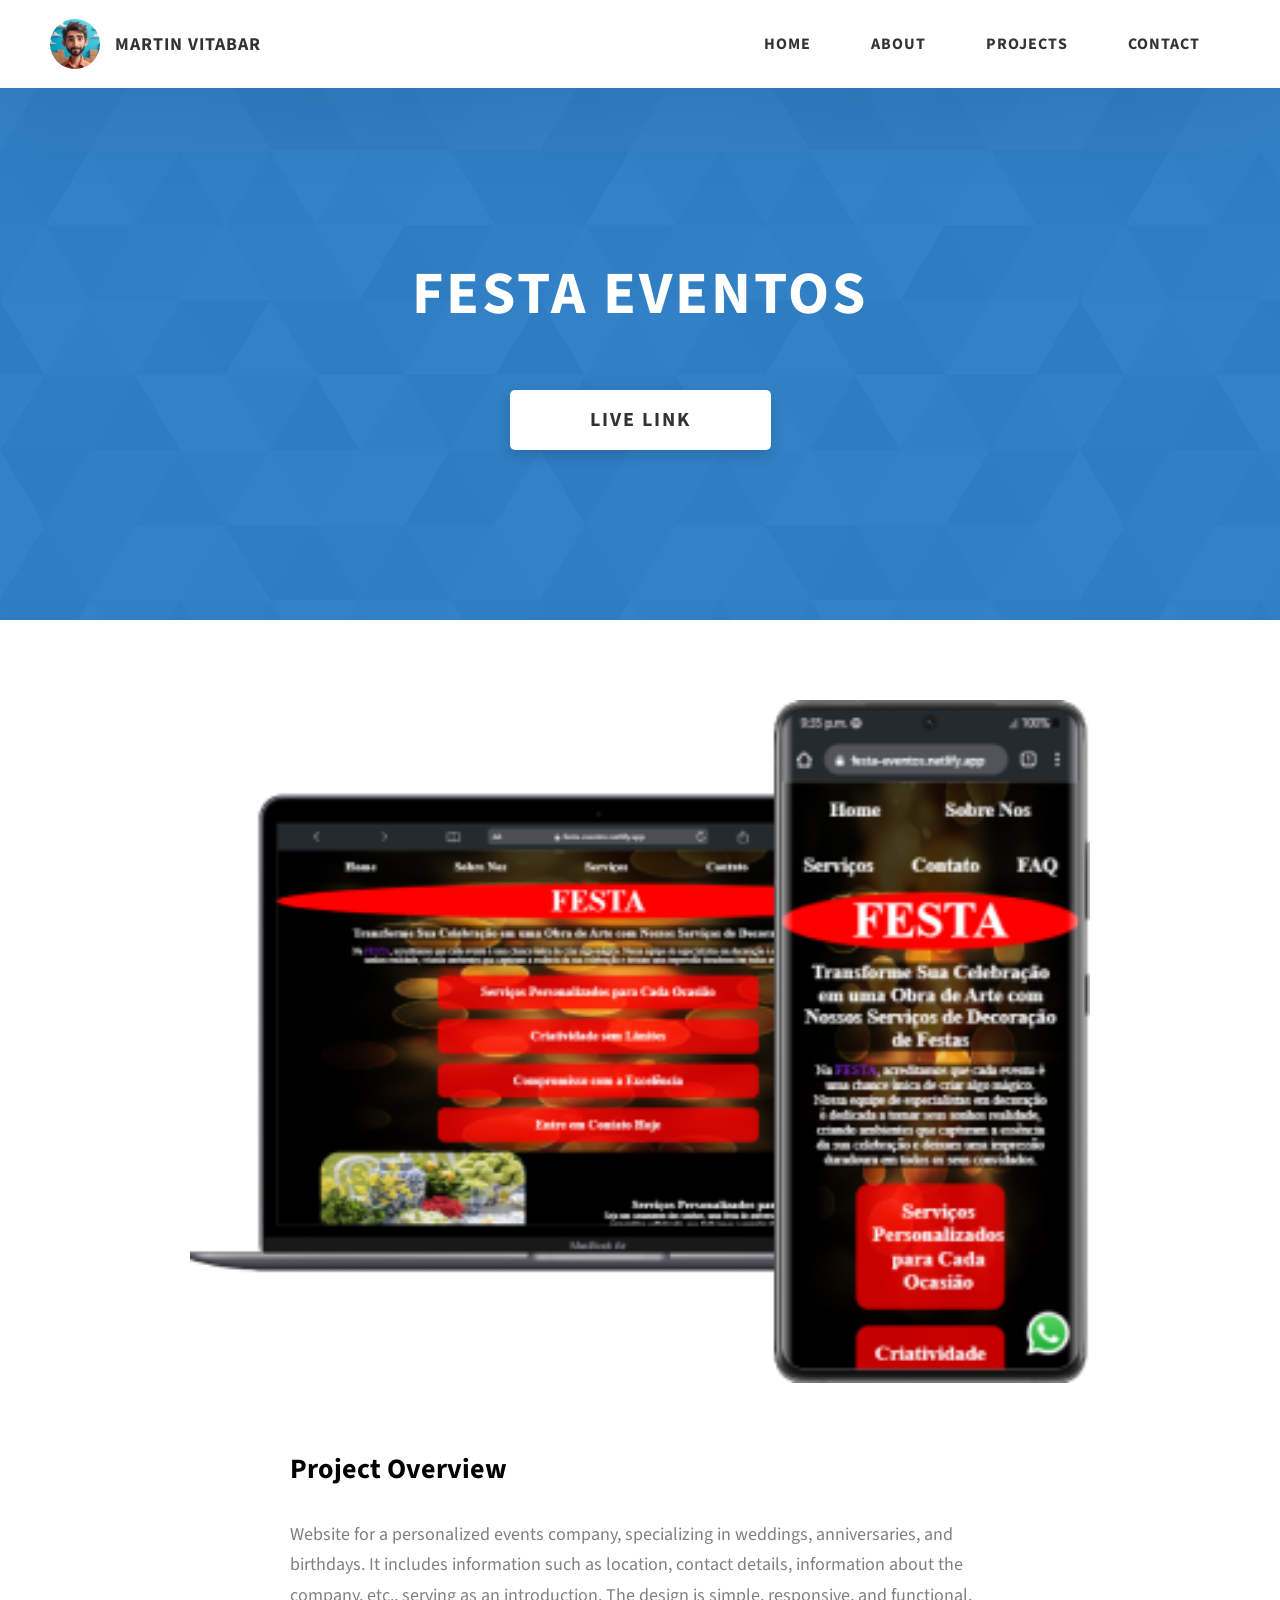
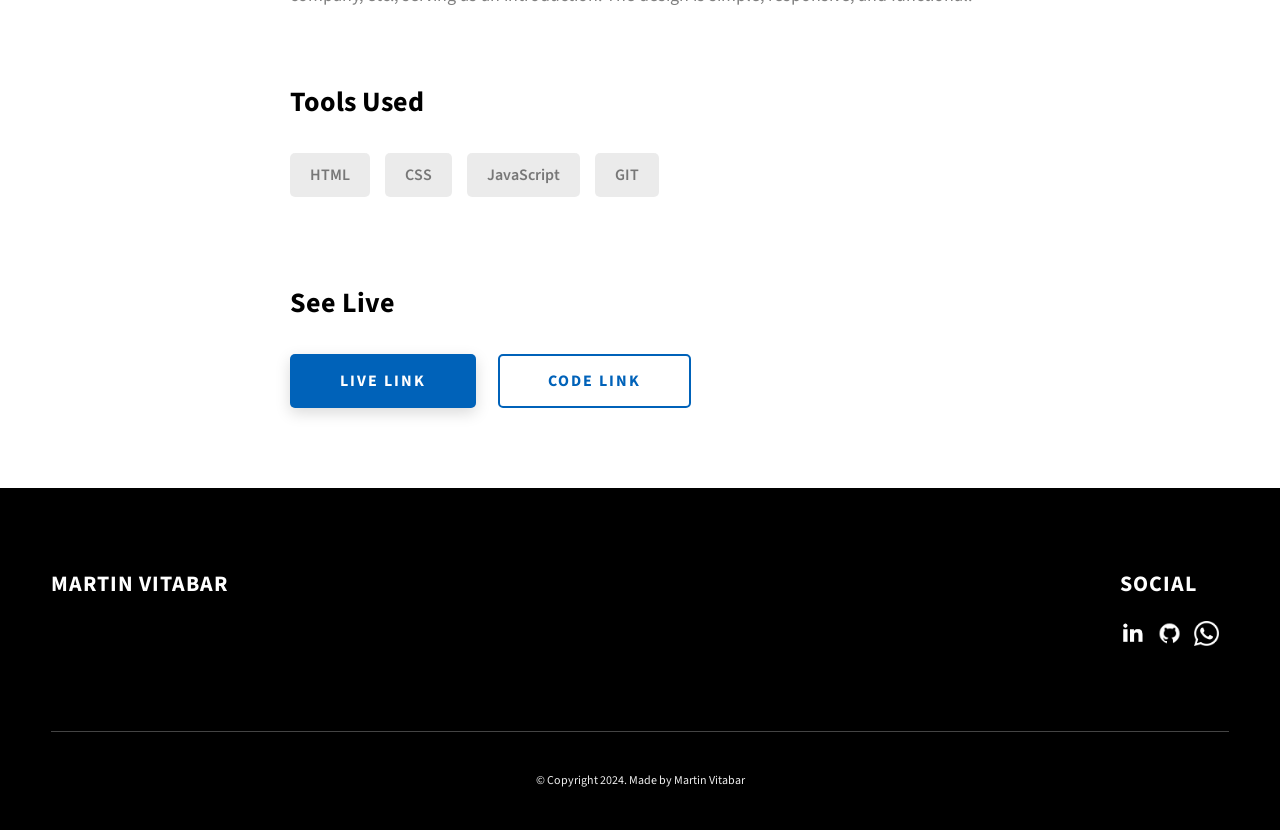
<file: project-3.html>
<!DOCTYPE html>
<html lang="en">
  <head>
    <meta charset="UTF-8" />
    <meta name="viewport" content="width=device-width, initial-scale=1.0" />
    <meta http-equiv="X-UA-Compatible" content="ie=edge" />
    <title>Case Study of Project 3</title>
    <meta name="description" content="Case study page of Project" />

    <link rel="stylesheet" href="css/style.css" />

    <link rel="preconnect" href="https://fonts.googleapis.com" />
    <link rel="preconnect" href="https://fonts.gstatic.com" crossorigin />
    <link
      href="https://fonts.googleapis.com/css2?family=Source+Sans+Pro:wght@400;600;700;900&display=swap"
      rel="stylesheet"
    />
  </head>
  <body>
    <header class="header">
      <div class="header__content">
        <div class="header__logo-container">
          <div class="header__logo-img-cont">
            <img
              src="./assets/jpeg/dev.jpg"
              alt="Martin Logo Image"
              class="header__logo-img"
            />
          </div>
          <span class="header__logo-sub">Martin Vitabar</span>
        </div>
        <div class="header__main">
          <ul class="header__links">
            <li class="header__link-wrapper">
              <a href="./index.html" class="header__link"> Home </a>
            </li>
            <li class="header__link-wrapper">
              <a href="./index.html#about" class="header__link">About </a>
            </li>
            <li class="header__link-wrapper">
              <a href="./index.html#projects" class="header__link">
                Projects
              </a>
            </li>
            <li class="header__link-wrapper">
              <a href="./index.html#contact" class="header__link"> Contact </a>
            </li>
          </ul>
          <div class="header__main-ham-menu-cont">
            <img
              src="./assets/svg/ham-menu.svg"
              alt="hamburger menu"
              class="header__main-ham-menu"
            />
            <img
              src="./assets/svg/ham-menu-close.svg"
              alt="hamburger menu close"
              class="header__main-ham-menu-close d-none"
            />
          </div>
        </div>
      </div>
      <div class="header__sm-menu">
        <div class="header__sm-menu-content">
          <ul class="header__sm-menu-links">
            <li class="header__sm-menu-link">
              <a href="./index.html"> Home </a>
            </li>

            <li class="header__sm-menu-link">
              <a href="./index.html#about"> About </a>
            </li>

            <li class="header__sm-menu-link">
              <a href="./index.html#projects"> Projects </a>
            </li>

            <li class="header__sm-menu-link">
              <a href="./index.html#contact"> Contact </a>
            </li>
          </ul>
        </div>
      </div>
    </header>
    <section class="project-cs-hero">
      <div class="project-cs-hero__content">
        <h1 class="heading-primary">Festa Eventos</h1>

        <div class="project-cs-hero__cta">
          <a
            href="https://festa-eventos.netlify.app/"
            class="btn btn--bg"
            target="_blank"
            >Live Link</a
          >
        </div>
      </div>
    </section>
    <section class="project-details">
      <div class="main-container">
        <div class="project-details__content">
          <div class="project-details__showcase-img-cont">
            <img
              src="./assets/png/mock3.png"
              alt="Project Image"
              class="project-details__showcase-img"
            />
          </div>
          <div class="project-details__content-main">
            <div class="project-details__desc">
              <h3 class="project-details__content-title">Project Overview</h3>
              <p class="project-details__desc-para">
                Website for a personalized events company, specializing in
                weddings, anniversaries, and birthdays. It includes information
                such as location, contact details, information about the
                company, etc., serving as an introduction. The design is simple,
                responsive, and functional.
              </p>
            </div>
            <div class="project-details__tools-used">
              <h3 class="project-details__content-title">Tools Used</h3>
              <div class="skills">
                <div class="skills__skill">HTML</div>
                <div class="skills__skill">CSS</div>
                <div class="skills__skill">JavaScript</div>
                <div class="skills__skill">GIT</div>
              </div>
            </div>
            <div class="project-details__links">
              <h3 class="project-details__content-title">See Live</h3>
              <a
                href="https://festa-eventos.netlify.app/"
                class="btn btn--med btn--theme project-details__links-btn"
                target="_blank"
                >Live Link</a
              >
              <a
                href="https://github.com/MVitabar/LOJA-DE-DECORACION"
                class="btn btn--med btn--theme-inv project-details__links-btn"
                target="_blank"
                >Code Link</a
              >
            </div>
          </div>
        </div>
      </div>
    </section>
    <footer class="main-footer">
      <div class="main-container">
        <div class="main-footer__upper">
          <div class="main-footer__row main-footer__row-1">
            <h2 class="heading heading-sm main-footer__heading-sm">
              <span>Social</span>
            </h2>
            <div class="main-footer__social-cont">
              <a
                target="_blank"
                rel="noreferrer"
                href="https://www.linkedin.com/in/martin-vitabar/"
              >
                <img
                  class="main-footer__icon"
                  src="./assets/png/linkedin-ico.png"
                  alt="icon"
                />
              </a>
              <a
                target="_blank"
                rel="noreferrer"
                href="https://github.com/MVitabar"
              >
                <img
                  class="main-footer__icon"
                  src="./assets/png/github-ico.png"
                  alt="icon"
                />
              </a>
              <a
                rel="noreferrer"
                href="https://wa.me/5553999202033"
                target="_blank"
              >
                <img
                  class="main-footer__icon"
                  src="./assets/png/whatsapp.png"
                  alt="icon"
                />
              </a>
            </div>
          </div>
          <div class="main-footer__row main-footer__row-2">
            <h4 class="heading heading-sm text-lt">Martin Vitabar</h4>
          </div>
        </div>

        <div class="main-footer__lower">
          &copy; Copyright 2024. Made by Martin Vitabar
        </div>
      </div>
    </footer>
    <script src="./index.js"></script>
  </body>
</html>
</file>
<file: css/style.css>
/*
0 - 600px:      Phone
600 - 900px:    Tablet portrait
900 - 1200px:   Tablet landscape
[1200 - 1800] is where our normal styles apply
1800px + :      Big desktop
$breakpoint arguement choices:
- phone
- tab-port
- tab-land
- big-desktop

Inside media queries 1em is always 16px i.e 1em = 16px at every screen size only inside media queries
*/
*,
*::after,
*::before {
  margin: 0;
  padding: 0;
  box-sizing: inherit;
  font-family: inherit; }

html {
  font-size: 62.5%;
  scroll-behavior: smooth; }
  @media only screen and (max-width: 75em) {
    html {
      font-size: 59%; } }
  @media only screen and (max-width: 56.25em) {
    html {
      font-size: 56%; } }
  @media only screen and (min-width: 112.5em) {
    html {
      font-size: 65%; } }

body {
  box-sizing: border-box;
  position: relative;
  line-height: 1.5;
  font-family: sans-serif;
  overflow-x: hidden;
  overflow-y: scroll;
  font-family: 'Source Sans Pro', sans-serif; }

a {
  text-decoration: none;
  color: inherit; }

li {
  list-style: none; }

input:focus,
button:focus,
a:focus,
textarea:focus {
  outline: none; }

button {
  border: none;
  cursor: pointer; }

textarea {
  resize: none; }

.heading-primary {
  font-size: 6rem;
  text-transform: uppercase;
  letter-spacing: 3px;
  text-align: center; }
  @media only screen and (max-width: 37.5em) {
    .heading-primary {
      font-size: 4.5rem; } }

.heading-sec__mb-bg {
  margin-bottom: 11rem; }
  @media only screen and (max-width: 56.25em) {
    .heading-sec__mb-bg {
      margin-bottom: 8rem; } }

.heading-sec__mb-med {
  margin-bottom: 9rem; }
  @media only screen and (max-width: 56.25em) {
    .heading-sec__mb-med {
      margin-bottom: 8rem; } }

.heading-sec__main {
  display: block;
  font-size: 4rem;
  text-transform: uppercase;
  letter-spacing: 1px;
  letter-spacing: 3px;
  text-align: center;
  margin-bottom: 3.5rem;
  position: relative; }
  .heading-sec__main--lt {
    color: #fff; }
    .heading-sec__main--lt::after {
      content: '';
      background: #fff !important; }
  .heading-sec__main::after {
    content: '';
    position: absolute;
    top: calc(100% + 1.5rem);
    height: 5px;
    width: 3rem;
    background: #0062b9;
    left: 50%;
    transform: translateX(-50%);
    border-radius: 5px; }
    @media only screen and (max-width: 37.5em) {
      .heading-sec__main::after {
        top: calc(100% + 1.2rem); } }

.heading-sec__sub {
  display: block;
  text-align: center;
  color: #777;
  font-size: 2rem;
  font-weight: 500;
  max-width: 80rem;
  margin: auto;
  line-height: 1.6; }
  @media only screen and (max-width: 37.5em) {
    .heading-sec__sub {
      font-size: 1.8rem; } }
  .heading-sec__sub--lt {
    color: #eee; }

.heading-sm {
  font-size: 2.2rem;
  text-transform: uppercase;
  letter-spacing: 1px; }

.main-container {
  max-width: 120rem;
  margin: auto;
  width: 92%; }

.btn {
  background: #fff;
  color: #333;
  text-transform: uppercase;
  letter-spacing: 2px;
  display: inline-block;
  font-weight: 700;
  border-radius: 5px;
  box-shadow: 0 5px 15px 0 rgba(0, 0, 0, 0.15);
  transition: transform .3s; }
  .btn:hover {
    transform: translateY(-3px); }
  .btn--bg {
    padding: 1.5rem 8rem;
    font-size: 2rem; }
  .btn--med {
    padding: 1.5rem 5rem;
    font-size: 1.6rem; }
  .btn--theme {
    background: #0062b9;
    color: #fff; }
  .btn--theme-inv {
    color: #0062b9;
    background: #fff;
    border: 2px solid #0062b9;
    box-shadow: none;
    padding: calc(1.5rem - 2px) calc(5rem - 2px); }

.sec-pad {
  padding: 12rem 0; }
  @media only screen and (max-width: 56.25em) {
    .sec-pad {
      padding: 8rem 0; } }

.text-primary {
  color: #fff;
  font-size: 2.2rem;
  text-align: center;
  width: 100%;
  line-height: 1.6; }
  @media only screen and (max-width: 37.5em) {
    .text-primary {
      font-size: 2rem; } }

.d-none {
  display: none; }

.home-hero {
  color: #fff;
  background: linear-gradient(to right, rgba(0, 98, 185, 0.8), rgba(0, 98, 185, 0.8)), url(../../assets/svg/common-bg.svg);
  background-position: center;
  height: 100vh;
  min-height: 80rem;
  max-height: 120rem;
  position: relative; }
  @media only screen and (max-width: 37.5em) {
    .home-hero {
      height: unset;
      min-height: unset; } }
  .home-hero__socials {
    position: absolute;
    top: 50%;
    border: 2px solid #eee;
    border-left: 2px solid #eee;
    transform: translateY(-50%); }
    @media only screen and (max-width: 56.25em) {
      .home-hero__socials {
        display: none; } }
  .home-hero__mouse-scroll-cont {
    position: absolute;
    bottom: 3%;
    left: 50%;
    transform: translateX(-50%); }
    @media only screen and (max-width: 37.5em) {
      .home-hero__mouse-scroll-cont {
        display: none; } }
  .home-hero__social {
    width: 5rem; }
  .home-hero__social-icon-link {
    width: 100%;
    display: block;
    padding: 1.2rem;
    border-bottom: 2px solid #eee;
    transition: background .3s; }
    .home-hero__social-icon-link:hover {
      background: rgba(255, 255, 255, 0.1); }
    .home-hero__social-icon-link--bd-none {
      border-bottom: 0; }
  .home-hero__social-icon {
    width: 100%; }
  .home-hero__content {
    position: absolute;
    top: 50%;
    left: 50%;
    transform: translate(-50%, -50%);
    max-width: 90rem;
    width: 92%; }
    @media only screen and (max-width: 37.5em) {
      .home-hero__content {
        padding: 19rem 0 13rem 0;
        margin: auto;
        position: static;
        transform: translate(0, 0); } }
  .home-hero__info {
    margin: 3rem auto 0 auto;
    max-width: 80rem; }
  .home-hero__cta {
    margin-top: 5rem;
    text-align: center; }

.about {
  background: #fafafa; }
  .about__content {
    display: grid;
    grid-template-columns: 1fr 1fr;
    grid-gap: 10rem; }
    @media only screen and (max-width: 56.25em) {
      .about__content {
        grid-template-columns: 1fr;
        grid-gap: 8rem; } }
    .about__content-title {
      font-weight: 700;
      font-size: 2.8rem;
      margin-bottom: 3rem; }
      @media only screen and (max-width: 37.5em) {
        .about__content-title {
          font-size: 2.4rem; } }
    .about__content-details-para {
      font-size: 1.8rem;
      color: grey;
      max-width: 60rem;
      line-height: 1.7;
      margin-bottom: 1rem; }
      .about__content-details-para--hl {
        font-weight: 700;
        margin: 0 3px; }
      .about__content-details-para:last-child {
        margin-bottom: 4rem; }

.projects__row {
  display: grid;
  grid-template-columns: 1.5fr 1fr;
  grid-gap: 5rem;
  margin-bottom: 11rem; }
  @media only screen and (max-width: 56.25em) {
    .projects__row {
      grid-template-columns: 1fr;
      grid-gap: 2rem;
      margin-bottom: 8rem; } }
  @media only screen and (max-width: 56.25em) {
    .projects__row {
      text-align: center; } }
  .projects__row:last-child {
    margin-bottom: 0; }
  .projects__row-img-cont {
    overflow: hidden; }
  .projects__row-img {
    width: 100%;
    display: block;
    object-fit: cover; }
  .projects__row-content {
    padding: 2rem 0;
    display: flex;
    justify-content: center;
    flex-direction: column;
    align-items: flex-start; }
    @media only screen and (max-width: 56.25em) {
      .projects__row-content {
        align-items: center; } }
    .projects__row-content-title {
      font-weight: 700;
      font-size: 2.8rem;
      margin-bottom: 2rem; }
      @media only screen and (max-width: 37.5em) {
        .projects__row-content-title {
          font-size: 2.4rem; } }
    .projects__row-content-desc {
      font-size: 1.8rem;
      color: grey;
      max-width: 60rem;
      line-height: 1.7;
      margin-bottom: 3rem; }
      @media only screen and (max-width: 37.5em) {
        .projects__row-content-desc {
          font-size: 1.7rem; } }

.contact {
  background: linear-gradient(to right, rgba(0, 98, 185, 0.8), rgba(0, 98, 185, 0.8)), url(../../assets/svg/common-bg.svg);
  background-size: cover;
  background-position: center; }
  .contact__form-container {
    box-shadow: 0 0 10px rgba(0, 0, 0, 0.1);
    background: white;
    padding: 4rem;
    margin-top: 6rem;
    max-width: 80rem;
    text-align: right;
    width: 95%;
    border-radius: 5px;
    margin: 5rem auto 0 auto; }
    @media only screen and (max-width: 37.5em) {
      .contact__form-container {
        padding: 3rem; } }
  .contact__form-field {
    margin-bottom: 4rem; }
    @media only screen and (max-width: 37.5em) {
      .contact__form-field {
        margin-bottom: 3rem; } }
  .contact__form-label {
    color: #666;
    font-size: 1.4rem;
    letter-spacing: 1px;
    font-weight: 700;
    margin-bottom: 1rem;
    display: block;
    text-align: left; }
  .contact__form-input {
    color: #333;
    padding: 2rem;
    width: 100%;
    border: 1px solid #ebebeb;
    font-size: 1.6rem;
    letter-spacing: 0px;
    background: #f0f0f0;
    border-radius: 5px;
    font-weight: 600;
    /* Code for Modern Browsers */
    /* Code for WebKit, Blink, Edge */
    /* Code for Internet Explorer 10-11 */
    /* Code for Microsoft Edge */
    /* Code for Mozilla Firefox 4 to 18 */
    /* Code for Mozilla Firefox 19+ */ }
    .contact__form-input::placeholder {
      color: #999;
      font-weight: 600;
      font-size: 1.6rem; }
    .contact__form-input::-webkit-input-placeholder {
      color: #999;
      font-weight: 600;
      font-size: 1.6rem; }
    .contact__form-input:-ms-input-placeholder {
      color: #999;
      font-weight: 600;
      font-size: 1.6rem; }
    .contact__form-input::-ms-input-placeholder {
      color: #999;
      font-weight: 600;
      font-size: 1.6rem; }
    .contact__form-input:-moz-placeholder {
      opacity: 1;
      color: #999;
      font-weight: 600;
      font-size: 1.6rem; }
    .contact__form-input::-moz-placeholder {
      opacity: 1;
      color: #999;
      font-weight: 600;
      font-size: 1.6rem; }
  .contact__btn {
    width: 30%;
    padding: 2rem 4rem;
    font-size: 1.6rem; }
    @media only screen and (max-width: 37.5em) {
      .contact__btn {
        width: 100%; } }

.project-cs-hero {
  color: #fff;
  background: linear-gradient(to right, rgba(0, 98, 185, 0.8), rgba(0, 98, 185, 0.8)), url(../../assets/svg/common-bg.svg);
  background-size: cover;
  background-position: center;
  position: relative; }
  @media only screen and (max-width: 37.5em) {
    .project-cs-hero {
      height: unset;
      min-height: unset; } }
  .project-cs-hero__content {
    padding: 25rem 0 17rem 0;
    max-width: 90rem;
    width: 92%;
    margin: auto; }
    @media only screen and (max-width: 37.5em) {
      .project-cs-hero__content {
        padding: 19rem 0 13rem 0;
        margin: auto;
        position: static;
        transform: translate(0, 0); } }
  .project-cs-hero__info {
    margin: 3rem auto 0 auto;
    max-width: 80rem; }
  .project-cs-hero__cta {
    margin-top: 5rem;
    text-align: center; }

.project-details__content {
  padding: 8rem 0;
  max-width: 90rem;
  margin: auto; }
  .project-details__content-title {
    font-weight: 700;
    font-size: 2.8rem;
    margin-bottom: 3rem; }
    @media only screen and (max-width: 37.5em) {
      .project-details__content-title {
        font-size: 2.4rem; } }

.project-details__showcase-img-cont {
  width: 100%;
  margin-bottom: 6rem; }

.project-details__showcase-img {
  width: 100%; }

.project-details__content-main {
  width: 100%;
  max-width: 70rem;
  margin: auto; }

.project-details__desc {
  margin: 0 0 7rem 0; }
  .project-details__desc-para {
    font-size: 1.8rem;
    line-height: 1.7;
    color: grey;
    margin-bottom: 2rem; }

.project-details__tools-used {
  margin: 0 0 7rem 0; }
  .project-details__tools-used-list {
    display: flex;
    flex-wrap: wrap; }
  .project-details__tools-used-item {
    padding: 1rem 2rem;
    margin-bottom: 1.5rem;
    margin-right: 1.5rem;
    font-size: 1.6rem;
    background: rgba(153, 153, 153, 0.2);
    border-radius: 5px;
    font-weight: 600;
    color: #777; }

.project-details__links {
  margin: 0 0; }
  .project-details__links-btn {
    margin-right: 2rem; }
    @media only screen and (max-width: 37.5em) {
      .project-details__links-btn {
        margin-right: 0;
        width: 70%;
        margin-bottom: 2rem;
        text-align: center; } }
    .project-details__links-btn:last-child {
      margin: 0; }
      @media only screen and (max-width: 37.5em) {
        .project-details__links-btn:last-child {
          margin: 0; } }

.header {
  position: fixed;
  width: 100%;
  z-index: 1000;
  background: #000;
  background: #fff;
  box-shadow: 0 10px 100px rgba(0, 0, 0, 0.1); }
  .header__content {
    display: flex;
    align-items: center;
    justify-content: space-between;
    padding: 1rem 5rem; }
    @media only screen and (max-width: 56.25em) {
      .header__content {
        padding: 0 2rem; } }
  .header__logo-container {
    display: flex;
    align-items: center;
    cursor: pointer;
    color: #333;
    transition: color .3s; }
    .header__logo-container:hover {
      color: #0062b9; }
  .header__logo-img-cont {
    width: 5rem;
    height: 5rem;
    border-radius: 50px;
    overflow: hidden;
    margin-right: 1.5rem;
    background: #0062b9; }
    @media only screen and (max-width: 56.25em) {
      .header__logo-img-cont {
        width: 4.5rem;
        height: 4.5rem;
        margin-right: 1.2rem; } }
  .header__logo-img {
    width: 100%;
    height: 100%;
    object-fit: cover;
    object-position: center;
    display: block; }
  .header__logo-sub {
    font-size: 1.8rem;
    text-transform: uppercase;
    font-weight: 700;
    letter-spacing: 1px; }
  .header__links {
    display: flex; }
    @media only screen and (max-width: 37.5em) {
      .header__links {
        display: none; } }
  .header__link {
    padding: 2.2rem 3rem;
    display: inline-block;
    font-size: 1.6rem;
    color: #333;
    text-transform: uppercase;
    letter-spacing: 1px;
    font-weight: 700;
    transition: color .3s; }
    .header__link:hover {
      color: #0062b9; }
    @media only screen and (max-width: 56.25em) {
      .header__link {
        padding: 3rem 1.8rem;
        font-size: 1.5rem; } }
  .header__main-ham-menu-cont {
    display: none;
    width: 3rem;
    padding: 2.2rem 0; }
    @media only screen and (max-width: 37.5em) {
      .header__main-ham-menu-cont {
        display: block; } }
  .header__main-ham-menu {
    width: 100%; }
  .header__main-ham-menu-close {
    width: 100%; }
  .header__sm-menu {
    background: #fff;
    position: absolute;
    width: 100%;
    top: 100%;
    visibility: hidden;
    opacity: 0;
    transition: all .3s;
    box-shadow: 0px 5px 5px 0px rgba(0, 0, 0, 0.1);
    -webkit-box-shadow: 0px 5px 5px 0px rgba(0, 0, 0, 0.1);
    -moz-box-shadow: 0px 5px 5px 0px rgba(0, 0, 0, 0.1); }
    .header__sm-menu--active {
      visibility: hidden;
      opacity: 0; }
      @media only screen and (max-width: 37.5em) {
        .header__sm-menu--active {
          visibility: visible;
          opacity: 1; } }
  .header__sm-menu-link a {
    display: block;
    text-decoration: none;
    padding: 2.5rem 3rem;
    font-size: 1.6rem;
    color: #333;
    text-align: right;
    border-bottom: 1px solid #eee;
    font-weight: 700;
    text-transform: uppercase;
    letter-spacing: 2px;
    transition: color .3s; }
    .header__sm-menu-link a:hover {
      color: #0062b9; }
  .header__sm-menu-link:first-child a {
    border-top: 1px solid #eee; }
  .header__sm-menu-link-last {
    border-bottom: 0; }

.main-footer {
  background: #000;
  color: #fff; }
  .main-footer__upper {
    display: flex;
    justify-content: space-between;
    padding: 8rem 0; }
    @media only screen and (max-width: 56.25em) {
      .main-footer__upper {
        padding: 6rem 0; } }
    @media only screen and (max-width: 37.5em) {
      .main-footer__upper {
        display: block; } }
  .main-footer__row-1 {
    order: 2; }
    @media only screen and (max-width: 56.25em) {
      .main-footer__row-1 {
        margin-bottom: 5rem; } }
  .main-footer__row-2 {
    width: 40%;
    order: 1;
    max-width: 50rem; }
    @media only screen and (max-width: 56.25em) {
      .main-footer__row-2 {
        width: 100%; } }
  .main-footer__short-desc {
    margin-top: 2rem;
    color: #eee;
    font-size: 1.5rem;
    line-height: 1.7; }
  .main-footer__social-cont {
    margin-top: 2rem; }
  .main-footer__icon {
    margin-right: 1rem;
    width: 2.5rem; }
    .main-footer__icon--mr-none {
      margin-right: 0; }
  .main-footer__lower {
    padding: 4rem 0;
    border-top: 1px solid #444;
    color: #eee;
    font-size: 1.2rem;
    text-align: left;
    text-align: center; }
    .main-footer__lower a {
      text-decoration: underline;
      font-weight: bold;
      margin-left: 2px; }
    @media only screen and (max-width: 56.25em) {
      .main-footer__lower {
        padding: 3.5rem 0; } }

.skills {
  display: flex;
  flex-wrap: wrap; }
  .skills__skill {
    padding: 1rem 2rem;
    margin-bottom: 1.5rem;
    margin-right: 1.5rem;
    font-size: 1.6rem;
    background: rgba(153, 153, 153, 0.2);
    border-radius: 5px;
    font-weight: 600;
    color: #777; }

.mouse {
  width: 25px;
  height: 40px;
  border: 2px solid #eee;
  border-radius: 60px;
  position: relative;
  overflow: hidden; }
  .mouse::before {
    content: '';
    width: 5px;
    height: 5px;
    position: absolute;
    top: 7px;
    left: 50%;
    transform: translateX(-50%);
    background-color: #eee;
    border-radius: 50%;
    opacity: 1;
    animation: wheel 1.3s infinite;
    -webkit-animation: wheel 1.3s infinite; }

@keyframes wheel {
  to {
    opacity: 0;
    top: 27px; } }

@-webkit-keyframes wheel {
  to {
    opacity: 0;
    top: 27px; } }
</file>
